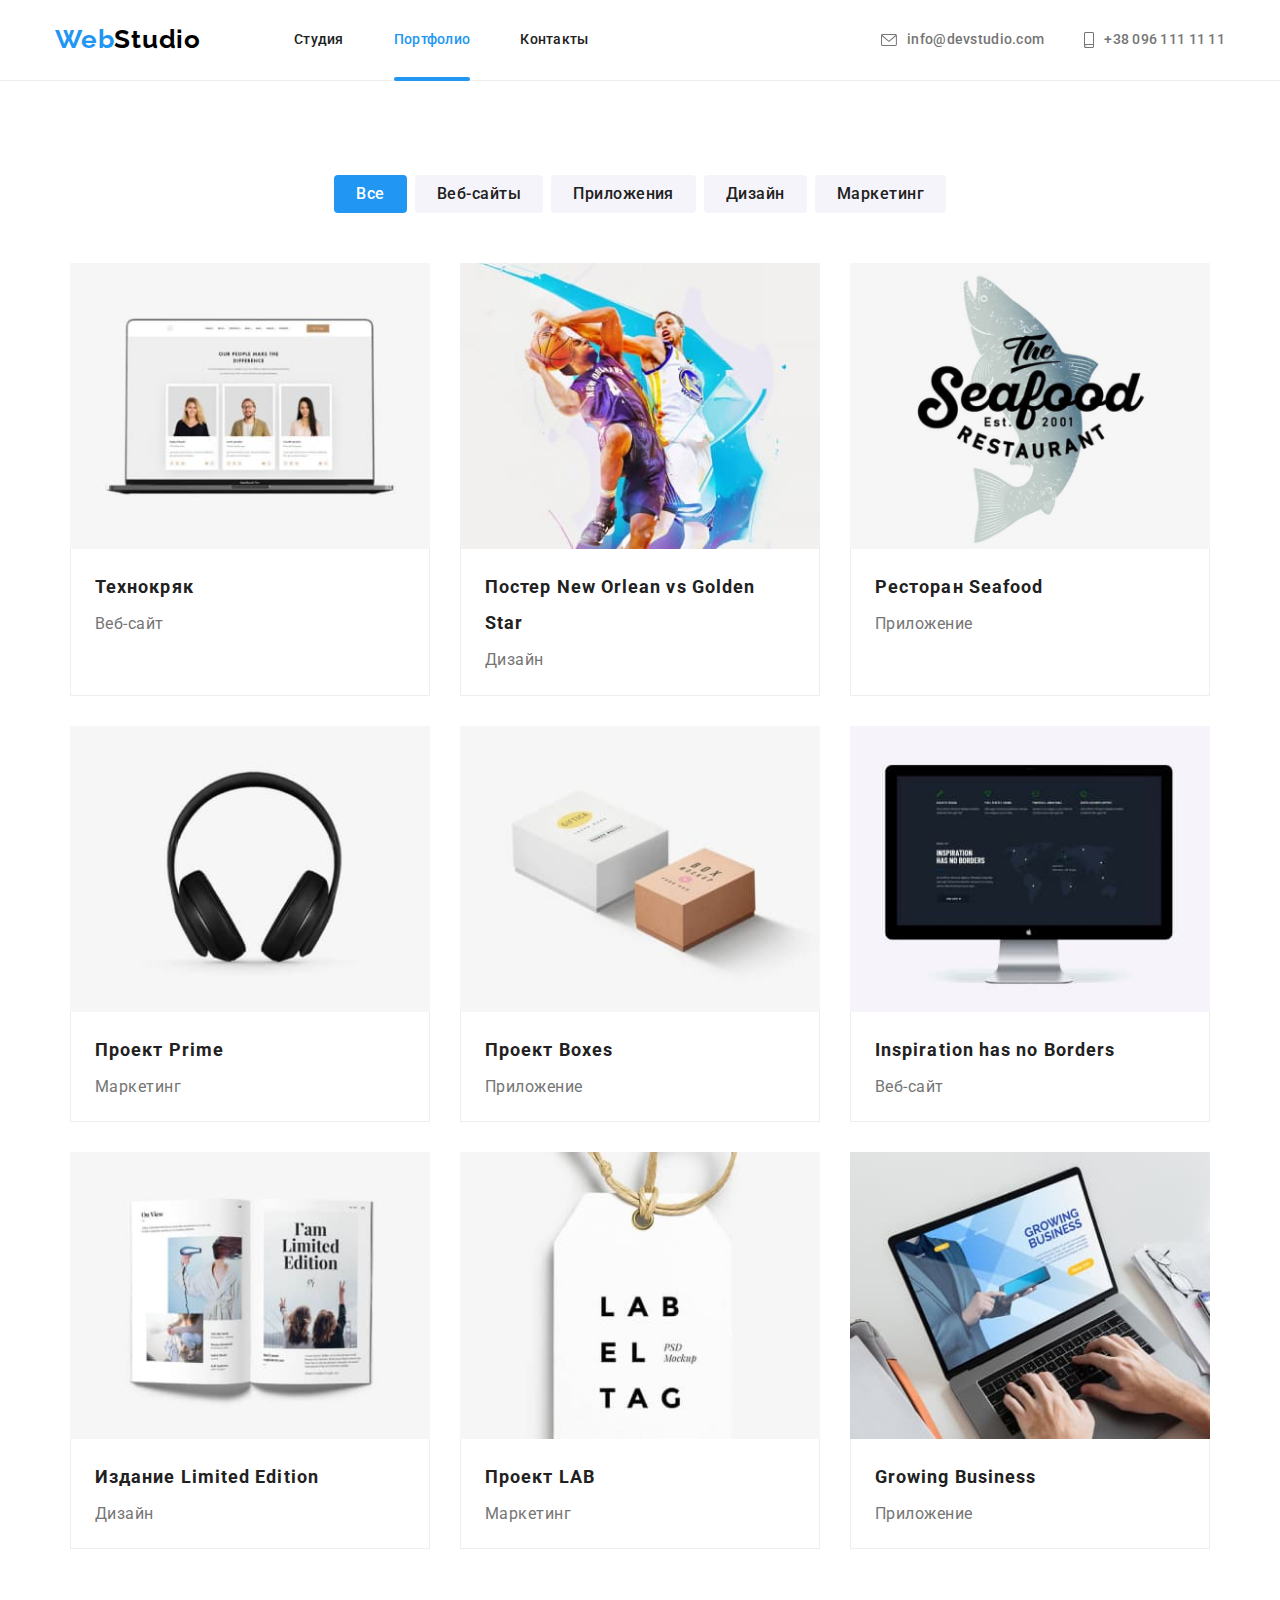
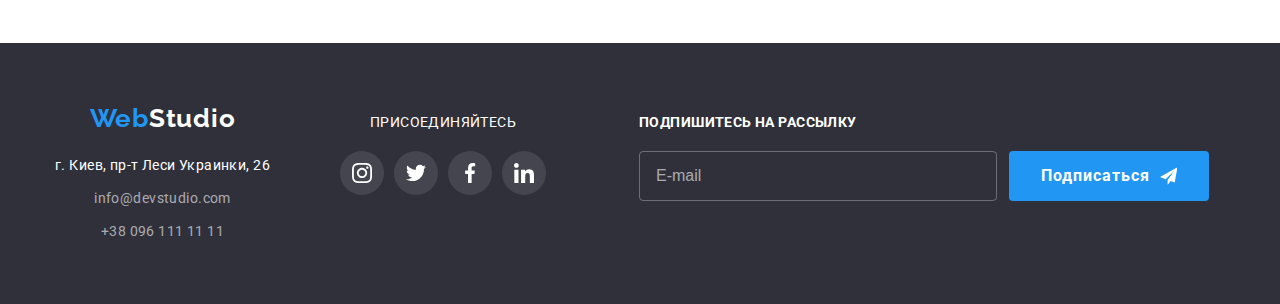
<file: portfolio.html>
<!DOCTYPE html>
<html lang="ru">

<head>
    <meta charset="UTF-8">
    <meta http-equiv="X-UA-Compatible" content="IE=edge">
    <meta name="viewport" content="width=device-width, initial-scale=1.0">
    <title>homework</title>
    <link rel="preconnect" href="https://fonts.googleapis.com">
    <link rel="preconnect" href="https://fonts.gstatic.com" crossorigin>
    <link href="https://fonts.googleapis.com/css2?family=Raleway:wght@700&family=Roboto:wght@400;500;700;900&display=swap"
    rel="stylesheet">
    <link rel="stylesheet" href="https://cdnjs.cloudflare.com/ajax/libs/modern-normalize/1.1.0/modern-normalize.min.css"
    integrity="sha512-wpPYUAdjBVSE4KJnH1VR1HeZfpl1ub8YT/NKx4PuQ5NmX2tKuGu6U/JRp5y+Y8XG2tV+wKQpNHVUX03MfMFn9Q=="
    crossorigin="anonymous" referrerpolicy="no-referrer" />
    <link rel="stylesheet" href="./css/main.min.css">
</head>

<body class="body">
    <header class="basis">
        <div class="container container-flex">
            <nav class="navigation">
                <a lang="en" href="" class="logo logo--margin">Web<span class="logo logo--dark">Studio</span></a>
                <ul class="navigation__list list">
                    <li class="navigation__item"><a href="./index.html" class="navigation__link">Студия</a></li>
                    <li class="navigation__item"><a href="./portfolio.html" class="navigation__link current">Портфолио</a></li>
                    <li class="navigation__item"><a href="" class="navigation__link">Контакты</a></li>
                </ul>
            </nav>
            <ul class="contacts__list list">
                <li class="contacts__item"><a href="mailto:info@devstudio.com" class="contacts__mail"><svg
                            class="contacts__icon" width="16" height="12">
                            <use href="./img/icons.svg/symbol-defs.svg#icon-envelope"></use>
                        </svg>info@devstudio.com</a>
                </li>
                <li class="contacts__item"><a href="tel:+380961111111" class="contacts__tel"><svg class="contacts__icon"
                            width="10" height="16">
                            <use href="./img/icons.svg/symbol-defs.svg#icon-smartphone"></use>
                        </svg>+38 096 111 11 11</a>
                </li>
            </ul>
            <button class="mob-button" type="button">
                <svg class="button-menu" width="24" height="24">
                    <use href="./img/icons.svg/symbol-defs.svg#icon-menu_24px"></use>
                </svg>
            </button>
        </div>
        <div class="mob-menu is-hidden">
            <div class="mob-container">
                <button type="button" class="menu-close" data-menu-close>
                    <svg class="menu-icon" width="24" height="24">
                        <use href="./img/icons.svg/symbol-defs.svg#icon-close-black-18dp-2-1"></use>
                    </svg>
                </button>
                <div class="menu-top">
                    <nav class="navigation-menu">
                        <ul class="navigation-menu-list list">
                            <li class="navigation-menu-item"><a href="./index.html" class="navigation-menu-link">Студия</a>
                            </li>
                            <li class="navigation-menu-item"><a href="./portfolio.html"
                                    class="navigation-menu-link">Портфолио</a>
                            </li>
                            <li class="navigation-menu-item"><a href="#" class="navigation-menu-link">Контакты</a></li>
                        </ul>
                    </nav>
                </div>
                <div class="menu-bottom">
                    <ul class="contacts-menu-list list">
                        <li class="contacts-menu-item"><a href="tel:+380961111111" class="contacts-menu-tel link">+38 096
                                111 11 11</a></li>
                        <li class="contacts-menu-item"><a href="mailto:info@devstudio.com"
                                class="contacts-menu-mail link">info@devstudio.com</a></li>
                    </ul>
                    <ul class="soc-menu list">
                        <li class="soc-menu-item"><a href="#" class="social link">Instagram</a></li>
                        <li class="soc-menu-item"><a href="#" class="social link">Twitter</a></li>
                        <li class="soc-menu-item"><a href="#" class="social link">Facebook</a></li>
                        <li class="soc-menu-item"><a href="#" class="social link">LinkedIn</a></li>
                    </ul>
                </div>
    
            </div>
        </div>
    </header>
    <main>
        <section class="portfolio pege-section">
            <div class="container">
                <h2 class="visually-hidden">Портфолио</h2>
                <div class="portfolio-contents">
                    <ul class="portfolio-pages-lists list">
                        <li class="portfolio-pages-item"><button type="button" class="portfolio-btn">Все</button></li>
                        <li class="portfolio-pages-item"><button type="button" class="portfolio-btn-all">Веб-сайты</button></li>
                        <li class="portfolio-pages-item"><button type="button" class="portfolio-btn-all">Приложения</button></li>
                        <li class="portfolio-pages-item"><button type="button" class="portfolio-btn-all">Дизайн</button></li>
                        <li class="portfolio-pages-item"><button type="button" class="portfolio-btn-all">Маркетинг</button></li>
                    </ul>
                    <ul class="portfolio-example-lists list">
                        <li class="portfolio-example-item">
                            <a href="#" class="portfolio-example-link link">
                                <div class="portfolio-top-wrap">
                                    <picture>
                                        <source 
                                            srcset="./img/website1-desk.jpg 1x, 
                                            ./img/website1-desk-2x.jpg 2x"
                                            media="(min-width: 1200px)" 
                                        />
                                        <source
                                            srcset="./img/website1-tab.jpg 1x,
                                            ./img/website1-tab-2x.jpg 2x"
                                            media="(min-width: 768px)" 
                                        />
                                        <source
                                            srcset="./img/website1-mob.jpg 1x,
                                            ./img/website1-mob-2x.jpg 2x"
                                            media="(max-width: 767px)" 
                                        />
                                                            
                                        <img src="./img/website1.jpg" alt="веб-сайт">
                                    </picture>
                                    <p class="portfolio-top-text">Ресурс пропонує комплексні пропозиції з різним рівнем функціоналу та сервісів. Все це
                                        дозволить відвідувачу отримати
                                        вичерпні відомості про компанію чи приватну особу.</p>
                                </div>
                                <div class="portfolio-box">
                                    <h3 class="portfolio-example-subject">Технокряк</h3>
                                    <p class="portfolio-example-text">Веб-сайт</p>
                                </div>
                            </a>
                        </li>
                        <li class="portfolio-example-item">
                            <a href="#" class="portfolio-example-link link">
                                <div class="portfolio-top-wrap">
                                    <picture>
                                        <source 
                                            srcset="./img/design2-desk.jpg 1x, 
                                            ./img/design2-desk-2x.jpg 2x"
                                            media="(min-width: 1200px)" 
                                        />
                                        <source 
                                            srcset="./img/design2-tab.jpg 1x,
                                            ./img/design2-tab-2x.jpg 2x"
                                            media="(min-width: 768px)" 
                                        />
                                        <source 
                                            srcset="./img/design2-mob.jpg 1x,
                                            ./img/design2-mob-2x.jpg 2x"
                                            media="(max-width: 767px)" 
                                        />
                                    
                                        <img src="./img/design2.jpg" alt="дизайн">
                                    </picture>
                                    <p class="portfolio-top-text">Ресурс пропонує комплексні пропозиції з різним рівнем функціоналу та сервісів. Все це
                                        дозволить відвідувачу отримати вичерпні відомості про компанію чи приватну особу.</p>
                                </div>
                                <div class="portfolio-box">
                                    <h3 class="portfolio-example-subject">Постер <span lang="en">New Orlean vs Golden Star</span></h3>
                                    <p class="portfolio-example-text">Дизайн</p>
                                </div>
                            </a>
                        </li>
                        <li class="portfolio-example-item">
                            <a href="#" class="portfolio-example-link link">
                                <div class="portfolio-top-wrap">
                                    <picture>
                                        <source 
                                            srcset="./img/application3-desk.jpg 1x, 
                                            ./img/application3-desk-2x.jpg 2x"
                                            media="(min-width: 1200px)" 
                                        />
                                        <source 
                                            srcset="./img/application3-tab.jpg 1x,
                                            ./img/application3-tab-2x.jpg 2x"
                                            media="(min-width: 768px)" 
                                        />
                                        <source 
                                            srcset="./img/application3-mob.jpg 1x,
                                            ./img/application3-mob-2x.jpg 2x" 
                                            media="(max-width: 767px)" 
                                        />
                                        <img src="./img/application3.jpg" alt="приложение">   
                                    </picture>
                                    <p class="portfolio-top-text">Ресурс пропонує комплексні пропозиції з різним рівнем функціоналу та сервісів. Все це
                                        дозволить відвідувачу отримати вичерпні відомості про компанію чи приватну особу.</p>
                                </div>
                                <div class="portfolio-box">
                                    <h3 class="portfolio-example-subject">Ресторан <span lang="en">Seafood</span></h3>
                                    <p class="portfolio-example-text">Приложение</p>
                                </div>
                            </a>
                        </li>
                        <li class="portfolio-example-item">
                            <a href="#" class="portfolio-example-link link">
                                <div class="portfolio-top-wrap">
                                    <picture>
                                        <source 
                                            srcset="./img/marketing4-desk.jpg 1x, 
                                            ./img/marketing4-desk-2x.jpg 2x"
                                            media="(min-width: 1200px)" 
                                        />
                                        <source 
                                            srcset="./img/marketing4-tab.jpg 1x,
                                            ./img/marketing4-tab-2x.jpg 2x" 
                                            media="(min-width: 768px)" 
                                        />
                                        <source 
                                            srcset="./img/marketing4-mob.jpg 1x,
                                            ./img/marketing4-mob-2x.jpg 2x" 
                                            media="(max-width: 767px)" 
                                        />
                                        <img src="./img/marketing4.jpg" alt="маркетинг">
                                    </picture>
                                    <p class="portfolio-top-text">Ресурс пропонує комплексні пропозиції з різним рівнем функціоналу та сервісів. Все це
                                        дозволить відвідувачу отримати вичерпні відомості про компанію чи приватну особу.</p>
                                </div>
                                <div class="portfolio-box">
                                    <h3 class="portfolio-example-subject">Проект <span lang="en">Prime</span></h3>
                                    <p class="portfolio-example-text">Маркетинг</p>
                                </div>
                            </a>
                        </li>
                        <li class="portfolio-example-item">
                            <a href="#" class="portfolio-example-link link">
                                <div class="portfolio-top-wrap">
                                    <picture>
                                        <source 
                                            srcset="./img/application5-desk.jpg 1x, 
                                            ./img/application5-desk-2x.jpg 2x" 
                                            media="(min-width: 1200px)" 
                                        />
                                        <source 
                                            srcset="./img/application5-tab.jpg 1x,
                                            ./img/application5-tab-2x.jpg 2x" 
                                            media="(min-width: 768px)" 
                                        />
                                        <source 
                                            srcset="./img/application5-mob.jpg 1x,
                                            ./img/application5-mob-2x.jpg 2x" 
                                            media="(max-width: 767px)" 
                                        />
                                        <img src="./img/application5.jpg" alt="приложение">
                                    </picture>
                                    <p class="portfolio-top-text">Ресурс пропонує комплексні пропозиції з різним рівнем функціоналу та сервісів. Все це
                                        дозволить відвідувачу отримати вичерпні відомості про компанію чи приватну особу.</p>
                                </div>
                                <div class="portfolio-box">
                                    <h3 class="portfolio-example-subject">Проект <span lang="en">Boxes</span></h3>
                                    <p class="portfolio-example-text">Приложение</p>
                                </div>
                            </a>
                        </li>
                        <li class="portfolio-example-item">
                            <a href="#" class="portfolio-example-link link">
                                <div class="portfolio-top-wrap">
                                    <picture>
                                        <source 
                                            srcset="./img/website6-desk.jpg 1x, 
                                            ./img/website6-desk-2x.jpg 2x" 
                                            media="(min-width: 1200px)" 
                                        />
                                        <source 
                                            srcset="./img/website6-tab.jpg 1x,
                                            ./img/website6-tab-2x.jpg 2x" 
                                            media="(min-width: 768px)" 
                                        />
                                        <source 
                                            srcset="./img/website6-mob.jpg 1x,
                                            ./img/website6-mob-2x.jpg 2x" 
                                            media="(max-width: 767px)" 
                                        />
                                        <img src="./img/website6.jpg" alt="веб-сайт">
                                    </picture>
                                    <p class="portfolio-top-text">Ресурс пропонує комплексні пропозиції з різним рівнем функціоналу та сервісів. Все це
                                        дозволить відвідувачу отримати вичерпні відомості про компанію чи приватну особу.</p>
                                </div>
                                <div class="portfolio-box">
                                    <h3 lang="en" class="portfolio-example-subject">Inspiration has no Borders</h3>
                                    <p class="portfolio-example-text">Веб-сайт</p>
                                </div>
                            </a>  
                        </li>
                        <li class="portfolio-example-item">
                            <a href="#" class="portfolio-example-link link">
                                <div class="portfolio-top-wrap">
                                    <picture>
                                        <source 
                                            srcset="./img/design7-desk.jpg 1x, 
                                            ./img/design7-desk-2x.jpg 2x"                                     
                                            media="(min-width: 1200px)" 
                                        />
                                        <source 
                                            srcset="./img/design7-tab.jpg 1x,
                                            ./img/design7-tab-2x.jpg 2x" 
                                            media="(min-width: 768px)" 
                                        />
                                        <source 
                                            srcset="./img/design7-mob.jpg 1x,
                                            ./img/design7-mob-2x.jpg 2x" 
                                            media="(max-width: 767px)" 
                                        />
                                        <img src="./img/design7.jpg" alt="дизайн">
                                    </picture>
                                    <p class="portfolio-top-text">Ресурс пропонує комплексні пропозиції з різним рівнем функціоналу та сервісів. Все це
                                        дозволить відвідувачу отримати вичерпні відомості про компанію чи приватну особу.</p>
                                </div>
                                <div class="portfolio-box">
                                    <h3 class="portfolio-example-subject">Издание <span lang="en">Limited Edition</span></h3>
                                    <p class="portfolio-example-text">Дизайн</p>
                                </div>
                            </a>    
                        </li>
                        <li class="portfolio-example-item">
                            <a href="#" class="portfolio-example-link link">
                                <div class="portfolio-top-wrap">
                                    <picture>
                                        <source 
                                            srcset="./img/marketing8-desk.jpg 1x, 
                                            ./img/marketing8-desk-2x.jpg 2x" 
                                            media="(min-width: 1200px)"
                                        />
                                        <source 
                                            srcset="./img/marketing8-tab.jpg 1x,
                                            ./img/marketing8-tab-2x.jpg 2x" 
                                            media="(min-width: 768px)" 
                                        />
                                        <source 
                                            srcset="./img/marketing8-mob.jpg 1x,
                                            ./img/marketing8-mob-2x.jpg 2x" 
                                            media="(max-width: 767px)" 
                                        />
                                        <img src="./img/marketing8.jpg" alt="маркетинг">
                                    </picture>
                                    <p class="portfolio-top-text">Ресурс пропонує комплексні пропозиції з різним рівнем функціоналу та сервісів. Все це
                                        дозволить відвідувачу отримати вичерпні відомості про компанію чи приватну особу.</p>
                                </div>
                                <div class="portfolio-box">
                                    <h3 class="portfolio-example-subject">Проект <span lang="en">LAB</span></h3>
                                    <p class="portfolio-example-text">Маркетинг</p>
                                </div>
                            </a>
                        </li>
                        <li class="portfolio-example-item">
                            <a href="#" class="portfolio-example-link link">
                                <div class="portfolio-top-wrap">
                                    <picture>
                                        <source 
                                            srcset="./img/application9-desk.jpg 1x, 
                                            ./img/application9-desk-2x.jpg 2x" 
                                            media="(min-width: 1200px)"
                                        />
                                        <source 
                                            srcset="./img/application9-tab.jpg 1x,
                                            ./img/application9-tab-2x.jpg 2x" 
                                            media="(min-width: 768px)" 
                                        />
                                        <source 
                                            srcset="./img/application9-mob.jpg 1x,
                                            ./img/application9-mob-2x.jpg 2x" 
                                            media="(max-width: 767px)" 
                                        />
                                        <img src="./img/application9.jpg" alt="приложение">
                                    </picture>
                                    <p class="portfolio-top-text">Ресурс пропонує комплексні пропозиції з різним рівнем функціоналу та сервісів. Все це
                                        дозволить відвідувачу отримати вичерпні відомості про компанію чи приватну особу.</p>
                                </div>
                                <div class="portfolio-box">
                                    <h3 lang="en" class="portfolio-example-subject">Growing Business</h3>
                                    <p class="portfolio-example-text">Приложение</p>
                                </div>
                            </a>
                        </li>
                    </ul>
                </div>
            </div>
        </section>

    </main>
<footer class="basement">
            <div class="container flex--bas ">
                <div class="basement-info">
                    <a lang="en" href="" class="logo">Web<span class="logo logo--light">Studio</span></a>
                    <address class="basement-contacts">
                        <p class="basement-text">г. Киев, пр-т Леси Украинки, 26</p>
                        <ul class="basement-list list">
                            <li class="basement-item"><a href="mailto:info@devstudio.com"
                                    class="basement-mail">info@devstudio.com</a></li>
                            <li class="basement-item"><a href="tel:+380961111111" class="basement-tel">+38 096 111 11 11</a>
                            </li>
                        </ul>
                    </address>
                </div>
                <div class="basement-soc">
                    <p class="basement-soc-text">присоединяйтесь</p>
                    <ul class="basement-soc-list list">
                        <li class="basement-soc-item"><a href="" class="soc-icon-link link"><svg class="basement-soc-icon"
                                    width="20" height="20">
                                    <use href="./img/icons.svg/symbol-defs.svg#icon-instagram"></use>
                                </svg></a></li>
                        <li class="basement-soc-item"><a href="" class="soc-icon-link link"><svg class="basement-soc-icon"
                                    width="20" height="20">
                                    <use href="./img/icons.svg/symbol-defs.svg#icon-twitter"></use>
                                </svg></a></li>
                        <li class="basement-soc-item"><a href="" class="soc-icon-link link"><svg class="basement-soc-icon"
                                    width="20" height="20">
                                    <use href="./img/icons.svg/symbol-defs.svg#icon-facebook"></use>
                                </svg></a></li>
                        <li class="basement-soc-item"><a href="" class="soc-icon-link link"><svg class="basement-soc-icon"
                                    width="20" height="20">
                                    <use href="./img/icons.svg/symbol-defs.svg#icon-linkedin"></use>
                                </svg></a></li>
                    </ul>
                </div>
                <div class="basement-input-wrap">
                    <p class="basement-wrap-text">Подпишитесь на рассылку</p>
                    <div class="basement-wrap-flex">
                        <input type="email" class="basement-input" name="basement-email" id="basement-email" placeholder="E-mail">
                        <button type="submit" class="btn basement-btn">Подписаться<svg class="basement-wrap-icon" width="24"
                                height="24">
                                <use href="./img/icons.svg/symbol-defs.svg#icon-icon-send"></use>
                            </svg></button>
                    </div>
                </div>
            </div>
</footer>
<script src="./js/menu.js"></script>
</body>
        
</html>
</file>
<file: css/main.min.css>
:root{--logo-blue-color: #2196F3;--logo-black-color: #000000;--logo-white-color: #FFFFFF;--accent-color: #2196F3;--team-color: #212121;--tete-color: #757575;--white-color: #FFFFFF;--blue-color: #2196F3;--bg-hero-color: #2F303A;--bg-btn-hero-color: #188CE8;--bg-team-color: #F5F4FA;--basement-color: rgba(255, 255, 255, 0.6)}h1,h2,h3,h4,h5,p{margin:0}ul{list-style:none;margin:0;padding-left:0}button{cursor:pointer}body{margin:0;font-family:"Roboto",sans-serif;color:#e5e5e5}html{box-sizing:border-box}*,*::before,*::after{box-sizing:inherit}.list{list-style:none;margin:0;padding:0}.link{text-decoration:none}img{display:block;max-width:100%;height:auto}.visually-hidden{position:absolute;width:1px;height:1px;margin:-1px;border:0;padding:0;white-space:nowrap;clip-path:inset(100%);clip:rect(0 0 0 0);overflow:hidden}.container{width:100%;margin:0 auto;padding-left:15px;padding-right:15px}@media screen and (min-width: 480px){.container{max-width:480px}}@media screen and (min-width: 768px){.container{max-width:768px}}@media screen and (min-width: 1200px){.container{max-width:1200px}}.flex--bas{flex-wrap:wrap;align-items:baseline}@media screen and (min-width: 768px){.flex--bas{display:flex}}.pege-section{padding-top:60px;padding-bottom:60px}@media screen and (min-width: 1200px){.pege-section{padding-top:94px;padding-bottom:94px}}.backdrop{position:fixed;width:100%;height:100%;top:0;background:rgba(0,0,0,.2);transition:opacity 250ms cubic-bezier(0.4, 0, 0.2, 1),visibility 250ms cubic-bezier(0.4, 0, 0.2, 1)}.backdrop.is-hidden .modal{transform:translate(-50%, -50%) scale(0)}.modal{width:450px;height:609px;background:var(--white-color);box-shadow:0px 1px 3px rgba(0,0,0,.12),0px 1px 1px rgba(0,0,0,.14),0px 2px 1px rgba(0,0,0,.2);border-radius:4px;position:absolute;top:50%;left:50%;transform:translate(-50%, -50%) scale(1);transition:transform 250ms cubic-bezier(0.4, 0, 0.2, 1);padding:40px}@media screen and (min-width: 1200px){.modal{width:528px;height:581px}}.modal-close{position:absolute;display:flex;right:8px;top:8px;width:30px;height:30px;border-radius:50%;background:rgba(0,0,0,0);align-items:center;border:1px solid rgba(0,0,0,.1);outline:rgba(0,0,0,0);cursor:pointer;transition:border-color 250ms cubic-bezier(0.4, 0, 0.2, 1)}.modal-close:hover,.modal-close:focus{border-color:var(--accent-color)}.modal-icon{transition:fill 250ms cubic-bezier(0.4, 0, 0.2, 1)}.modal-icon:hover,.modal-icon:focus{fill:var(--accent-color)}.modal-close:hover .modal-icon,.modal-close:focus .modal-icon{fill:var(--accent-color)}.is-hidden{opacity:0;visibility:hidden;pointer-events:none}.modal-title{font-weight:700;font-size:20px;line-height:1.5;letter-spacing:.03em;text-align:center;color:#212121;margin-bottom:12px}@media screen and (min-width: 1200px){.modal-title{font-weight:700;font-size:20px;line-height:1.15;letter-spacing:.03em}}.modal-input{width:370px;height:40px;border:1px solid rgba(33,33,33,.2);border-radius:4px;padding-left:41px;outline:rgba(0,0,0,0);transition:border-color 250ms cubic-bezier(0.4, 0, 0.2, 1)}.modal-input:focus{border-color:var(--accent-color)}@media screen and (min-width: 1200px){.modal-input{width:448px}}.input-icon{position:absolute;left:12px;top:50%;transform:translateY(-50%);transition:fill 250ms cubic-bezier(0.4, 0, 0.2, 1)}.modal-input:focus+.input-icon{fill:var(--accent-color)}.input-wrap{position:relative}.modal-form-user{font-size:12px;line-height:1.16;letter-spacing:.01em;color:#757575;display:block;margin-bottom:4px}.modal-field{margin-bottom:10px;display:block}.modal-field:nth-last-child(2){margin-top:20px;margin-bottom:0}.modal-field:nth-last-child(3){margin-bottom:0}.check-text{font-size:11px;line-height:1.7;letter-spacing:.03em;color:#757575;display:flex;align-items:center}.check-text span{width:16px;height:15px;border:1px solid #212121;border-radius:2px;margin-left:14px;margin-right:7px;display:flex;align-items:center;justify-content:center;transition:background-color 250ms cubic-bezier(0.4, 0, 0.2, 1)}@media screen and (min-width: 1200px){.check-text{font-size:14px;line-height:1.7;letter-spacing:.03em}}.check-icon{fill:rgba(0,0,0,0);transition:fill 250ms cubic-bezier(0.4, 0, 0.2, 1)}.modal-condition:checked+.check-text span{background-color:var(--accent-color);border:0}.modal-condition:checked+.check-text .check-icon{fill:var(--white-color)}.modal-condition:focus+.check-text span{border-color:var(--accent-color)}.modal-textarea{width:370px;height:120px;border:1px solid rgba(33,33,33,.2);border-radius:4px;padding:16px;resize:none;outline:rgba(0,0,0,0);font-size:14px;line-height:1.14;letter-spacing:.01em;color:rgba(117,117,117,.5);transition:border-color 250ms cubic-bezier(0.4, 0, 0.2, 1)}.modal-textarea:focus{border-color:var(--accent-color)}@media screen and (min-width: 1200px){.modal-textarea{width:448px}}.condition-link{color:#2196f3;transition:color 250ms cubic-bezier(0.4, 0, 0.2, 1)}.condition-link:hover,.condition-link:focus{color:var(--accent-color)}.modal-btn{display:flex;padding:10px 52px;margin:auto;margin-top:30px;transition:background 250ms cubic-bezier(0.4, 0, 0.2, 1),box-shadow 250ms cubic-bezier(0.4, 0, 0.2, 1)}.modal-btn:hover,.modal-btn:focus{background:var(--bg-btn-hero-color);box-shadow:0px 4px 4px rgba(0,0,0,.15)}.btn{width:200px;height:50px;font-family:inherit;font-weight:700;font-size:16px;line-height:1.87;letter-spacing:.06em;align-items:center;text-align:center;color:var(--white-color);background:var(--blue-color);border-radius:4px;border:0}.logo{font-family:"Raleway",sans-serif;font-weight:700;font-size:24px;line-height:1.16;letter-spacing:.03em;text-decoration:none;color:var(--logo-blue-color);transition:color 250ms cubic-bezier(0.4, 0, 0.2, 1)}@media screen and (min-width: 1200px){.logo{font-weight:700;font-size:26px;line-height:1.19;letter-spacing:.03em}}.logo:hover,.logo:focus{color:var(--accent-color)}.logo--light{color:var(--logo-white-color)}.logo--dark{color:var(--logo-black-color);padding:24px 0}.logo--margin{margin-right:88px;padding:24px 0}@media screen and (min-width: 1200px){.logo--margin{margin-right:93px}}.basis{border-bottom:1px solid #ececec}.navigation__link{font-weight:500;font-size:14px;line-height:1.14;letter-spacing:.02em;text-decoration:none;color:var(--team-color);padding-top:32px;padding-bottom:32px;display:block;transition:color 250ms cubic-bezier(0.4, 0, 0.2, 1)}.navigation__link:hover,.navigation__link:focus{color:var(--accent-color)}.navigation__list .navigation__link.current{color:var(--accent-color)}.current{color:var(--accent-color);position:relative}.current::after{position:absolute;content:"";width:100%;height:4px;border-radius:2px;background-color:var(--accent-color);display:block;bottom:-1px}.contacts__mail{font-weight:500;font-size:14px;line-height:1.14;letter-spacing:.02em;text-decoration:none;color:var(--tete-color);padding-top:32px;padding-bottom:32px;display:flex;align-items:center;transition:color 250ms cubic-bezier(0.4, 0, 0.2, 1)}@media screen and (min-width: 768px){.contacts__mail{font-weight:500;font-size:12px;line-height:1.16;letter-spacing:.02em;padding-top:21px;padding-bottom:0}}@media screen and (min-width: 1200px){.contacts__mail{font-weight:500;font-size:14px;line-height:1.14;letter-spacing:.02em;padding-top:32px;padding-bottom:32px}}.contacts__mail:hover,.contacts__mail:focus{color:var(--accent-color)}.contacts__tel{font-weight:500;font-size:14px;line-height:1.14;letter-spacing:.02em;text-decoration:none;color:var(--tete-color);padding-top:32px;padding-bottom:32px;display:flex;align-items:center;transition:color 250ms cubic-bezier(0.4, 0, 0.2, 1)}@media screen and (min-width: 768px){.contacts__tel{font-weight:500;font-size:12px;line-height:1.16;letter-spacing:.02em;padding-top:0;padding-bottom:21px}}@media screen and (min-width: 1200px){.contacts__tel{font-weight:500;font-size:14px;line-height:1.14;letter-spacing:.02em;padding-top:32px;padding-bottom:32px}}.contacts__tel:hover,.contacts__tel:focus{color:var(--accent-color)}.navigation__list{display:none;gap:50px}@media screen and (min-width: 768px){.navigation__list{display:flex}}.contacts__list{display:none}@media screen and (min-width: 768px){.contacts__list{display:flex;flex-direction:column;gap:10px}}@media screen and (min-width: 1200px){.contacts__list{flex-direction:row}}.contacts__item:not(:last-child){margin-right:30px}@media screen and (min-width: 768px){.contacts__item:not(:last-child){margin-right:0}}@media screen and (min-width: 1200px){.contacts__item:not(:last-child){margin-right:30px}}.navigation{display:flex;margin-right:auto}.container-flex{display:flex}.contacts__icon{fill:currentColor;display:flex;align-items:center;margin-right:10px}.mob-button{border:none;background:#fff;width:40px;height:40px;margin-top:20px;margin-right:0}@media screen and (min-width: 768px){.mob-button{display:none}}.button-menu{transition:fill 250ms cubic-bezier(0.4, 0, 0.2, 1)}.button-menu:hover,.button-menu:focus{fill:var(--accent-color)}.mob-container{padding:48px 40px;width:100%;margin:0 auto}.mob-menu{position:fixed;z-index:2;width:100vw;height:100vh;background-color:#fff;top:0}.mob-menu>.mob-container{display:flex;flex-direction:column;height:100%;justify-content:space-between;overflow:auto}.menu-close{position:absolute;top:10px;right:15px;border:none;background-color:#fff;transition:fill 250ms cubic-bezier(0.4, 0, 0.2, 1)}.menu-close:hover,.menu-close:focus{fill:var(--accent-color)}.navigation-menu-link{font-weight:500;font-size:40px;line-height:1.17;letter-spacing:.02em;color:#212121;text-decoration:none;transition:color 250ms cubic-bezier(0.4, 0, 0.2, 1)}.navigation-menu-link:hover,.navigation-menu-link:focus{color:var(--accent-color)}.navigation-menu-item:not(:last-child){margin-bottom:32px}.contacts-menu-tel{font-weight:500;font-size:34px;line-height:1.17;letter-spacing:.02em;color:#2196f3}.contacts-menu-mail{font-weight:500;font-size:24px;line-height:1.16;letter-spacing:.02em;color:#757575}.contacts-menu-item:not(:last-child){margin-bottom:32px}.social{font-weight:500;font-size:18px;line-height:1.22;letter-spacing:.02em;color:#2196f3}.soc-menu-item:not(:last-child)::after{content:"";border-left:1px solid rgba(33,33,33,.2);margin-left:10px}.soc-menu{display:flex;flex-wrap:wrap;gap:10px;margin-top:64px}.hero{max-width:1600px;margin:0 auto;background:var(--bg-hero-color);text-align:center;padding:200px 0;background-image:linear-gradient(rgba(47, 48, 58, 0.4), rgba(47, 48, 58, 0.4)),url(../img/hero-bg-mob.jpg);background-repeat:no-repeat;background-position:center;background-size:cover}@media screen and (min-width: 768px){.hero{background-image:linear-gradient(rgba(47, 48, 58, 0.4), rgba(47, 48, 58, 0.4)),url(../img/hero-bg-tab.jpg)}}@media screen and (min-width: 1200px){.hero{background-image:linear-gradient(rgba(47, 48, 58, 0.4), rgba(47, 48, 58, 0.4)),url(../img/hero-bg.jpg)}}.hero .container{width:360px}@media screen and (min-width: 1200px){.hero .container{width:696px}}.hero__title{font-weight:900;font-size:24px;line-height:1.75;letter-spacing:.06em;text-transform:uppercase;color:var(--white-color);margin-bottom:30px}@media screen and (min-width: 1200px){.hero__title{font-weight:900;font-size:44px;line-height:1.36;letter-spacing:.06em}}.hero__btn{display:inline-block;transition:background 250ms cubic-bezier(0.4, 0, 0.2, 1)}.hero__btn:hover,.hero__btn:focus{background:var(--bg-btn-hero-color)}.accompaniment{height:120px;background:#f5f4fa;border-radius:4px;display:flex;align-items:center;justify-content:center;margin-bottom:30px}.features__list{display:flex;flex-wrap:wrap;gap:30px}.features__subject{font-weight:700;font-size:14px;line-height:1.14;letter-spacing:.03em;text-transform:uppercase;color:var(--team-color);margin-top:0;margin-bottom:10px;text-align:center}@media screen and (min-width: 768px){.features__subject{text-align:left}}.features__text{font-size:14px;line-height:1.7;letter-spacing:.03em;color:var(--tete-color)}.features__item{width:100%}@media screen and (min-width: 768px){.features__item{flex-basis:calc((100% - 60px)/2)}}@media screen and (min-width: 1200px){.features__item{flex-basis:calc((100% - 90px)/4)}}.work{padding-bottom:94px;display:none}@media screen and (min-width: 1200px){.work{display:contents}}.work__title{font-weight:700;font-size:36px;line-height:1.17;letter-spacing:.03em;text-align:center;color:var(--team-color);margin-top:0;margin-bottom:50px}.work__item{position:relative}.work__box{position:absolute;bottom:0;right:0;width:100%;height:70px;background:rgba(47,48,58,.8);display:flex;justify-content:center;align-items:center}.work__text{font-weight:700;font-size:14px;line-height:1.14;letter-spacing:.03em;text-align:center;text-transform:uppercase;color:var(--white-color)}.work__list{display:flex;gap:30px}.team{background:var(--bg-team-color)}.team-box{box-shadow:0px 1px 3px rgba(0,0,0,.12),0px 1px 1px rgba(0,0,0,.14),0px 2px 1px rgba(0,0,0,.2)}.team-list{display:flex;flex-wrap:wrap;gap:30px}@media screen and (min-width: 1200px){.team-list{margin:-15px;gap:0}}.team-title{font-weight:700;font-size:28px;line-height:1.17;letter-spacing:.03em;text-align:center;color:var(--team-color);margin-bottom:30px}@media screen and (min-width: 1200px){.team-title{margin-bottom:50px;font-weight:700;font-size:36px;line-height:1.17;letter-spacing:.03em}}.team-subject{font-weight:500;font-size:16px;line-height:1.18;letter-spacing:.03em;text-align:center;color:var(--team-color);margin-bottom:10px}.team-text{font-size:16px;line-height:1.19;letter-spacing:.03em;text-align:center;color:var(--tete-color);margin-bottom:16px}.team-item{background:var(--white-color);width:100%}@media screen and (min-width: 768px){.team-item{width:calc((100% - 30px)/2)}}@media screen and (min-width: 1200px){.team-item{margin:15px;flex-basis:calc(25% - 30px)}}.team-box{padding:30px 0}.soc-link{width:44px;height:44px;border-radius:50%;background:#fff;display:flex;align-items:center;justify-content:center;fill:#eee;transition:background-color 250ms cubic-bezier(0.4, 0, 0.2, 1),fill 250ms cubic-bezier(0.4, 0, 0.2, 1)}.soc-link:hover,.soc-link:focus{background-color:var(--accent-color);fill:#eee}.team-soc-list{display:flex;justify-content:center;gap:10px}.soc-icon{fill:#afb1b8}.soc-link:hover .soc-icon,.soc-link:focus .soc-icon{background-color:var(--accent-color);fill:var(--white-color)}.customers__text{font-weight:700;font-size:28px;line-height:1.17;letter-spacing:.03em;text-align:center;color:#212121;margin-bottom:30px}@media screen and (min-width: 1200px){.customers__text{font-weight:700;font-size:36px;line-height:1.16;letter-spacing:.03em;margin-bottom:50px}}.customers__link{width:210px;height:92px;border-radius:4%;border:1px solid #afb1b8;display:flex;align-items:center;justify-content:center;outline:rgba(0,0,0,0);transition:border 250ms cubic-bezier(0.4, 0, 0.2, 1)}.customers__link:hover,.customers__link:focus{border:1px solid var(--accent-color)}@media screen and (min-width: 768px){.customers__link{width:226px}}@media screen and (min-width: 1200px){.customers__link{width:170px}}.customers__list{display:flex;justify-content:center;gap:30px;flex-wrap:wrap}@media screen and (min-width: 1200px){.customers__list{flex-wrap:nowrap}}@media screen and (min-width: 1200px){.customers__item{flex-basis:calc(50% - 30px)}}.customers__icon{fill:#afb1b8;transition:fill 250ms cubic-bezier(0.4, 0, 0.2, 1)}.customers__link:hover .customers__icon,.customers__link:focus .customers__icon{fill:var(--accent-color)}.basement{background:var(--bg-hero-color);padding-top:60px;padding-bottom:60px;text-align:center}.basement-text{font-size:14px;line-height:1.7;letter-spacing:.03em;color:var(--white-color);margin-bottom:9px;transition:color 250ms cubic-bezier(0.4, 0, 0.2, 1)}.basement-text:hover,.basement-text:focus{color:var(--accent-color)}.basement-mail{font-size:14px;line-height:1.7;letter-spacing:.03em;text-decoration:none;color:var(--basement-color);transition:color 250ms cubic-bezier(0.4, 0, 0.2, 1)}.basement-mail:hover,.basement-mail:focus{color:var(--accent-color)}.basement-tel{font-size:14px;line-height:1.7;letter-spacing:.03em;font-size:14px;line-height:1.7;letter-spacing:.03em;text-decoration:none;color:rgba(255,255,255,.6);transition:color 250ms cubic-bezier(0.4, 0, 0.2, 1)}.basement-tel:hover,.basement-tel:focus{color:var(--accent-color)}.basement-contacts{margin-top:20px}.basement-soc-text{font-size:14px;line-height:1.14;letter-spacing:.03em;text-transform:uppercase;color:#fff;margin-top:60px;text-align:center}@media screen and (min-width: 768px){.basement-soc-text{margin-top:0}}.basement-item:not(:last-child){margin-bottom:9px}.soc-icon-link{width:44px;height:44px;border-radius:50%;background:rgba(255,255,255,.1);display:block;display:flex;align-items:center;justify-content:center;transition:background 250ms cubic-bezier(0.4, 0, 0.2, 1)}.soc-icon-link:hover,.soc-icon-link:focus{background:#2196f3}.soc-icon-link:hover .basement-soc-icon,.soc-icon-link:focus .basement-soc-icon{background:#2196f3;fill:#fff}.basement-soc-list{display:flex;justify-content:center;gap:10px;margin-top:20px}.basement-soc-icon{fill:#fff}.basement-soc{margin-left:0px}@media screen and (min-width: 768px){.basement-soc{margin-right:89px}}@media screen and (min-width: 1200px){.basement-soc{margin-right:0}}.basement-input-wrap{margin-left:auto}@media screen and (min-width: 768px){.basement-input-wrap{margin-right:auto}}@media screen and (min-width: 1200px){.basement-input-wrap{margin-right:0;margin-left:0}}.basement-wrap-flex{flex-wrap:wrap}@media screen and (min-width: 1200px){.basement-wrap-flex{display:flex}}.basement-wrap-text{font-weight:700;font-size:14px;line-height:1.14;letter-spacing:.03em;text-transform:uppercase;color:#fff;margin-top:60px}@media screen and (min-width: 1200px){.basement-wrap-text{margin-top:0;text-align:start;margin-left:93px}}.basement-input{width:calc(100% - 30px);height:50px;border:1px solid rgba(255,255,255,.3);border-radius:4px;background-color:rgba(0,0,0,0);color:rgba(255,255,255,.6);padding:15px 16px;outline:rgba(0,0,0,0);margin-top:20px;transition:border-color 250ms cubic-bezier(0.4, 0, 0.2, 1)}@media screen and (min-width: 480px){.basement-input{width:450px}}@media screen and (min-width: 1200px){.basement-input{width:358px;margin-left:93px}}.basement-input:hover,.basement-input:focus{border-color:var(--accent-color)}.basement-input::placeholder{font-size:16px;line-height:1.25;color:rgba(255,255,255,.6);transition:color 250ms cubic-bezier(0.4, 0, 0.2, 1)}.basement-input:hover::placeholder,.basement-input:focus::placeholder{color:var(--accent-color)}.basement-btn{padding:10px 32px;margin-left:auto;margin-right:auto;margin-top:20px;display:flex;transition:background 250ms cubic-bezier(0.4, 0, 0.2, 1)}@media screen and (min-width: 1200px){.basement-btn{margin-left:12px;margin-right:0}}.basement-btn:hover,.basement-btn:focus{background:var(--bg-btn-hero-color)}.basement-wrap-icon{fill:var(--white-color);margin-left:10px}@media screen and (min-width: 768px){.basement-info{margin-right:auto;margin-left:76px}}@media screen and (min-width: 1200px){.basement-info{margin-left:0;margin-right:70px}}.portfolio-pages-lists{display:flex;flex-wrap:wrap;justify-content:flex-start;gap:8px;margin-bottom:40px}@media screen and (min-width: 768px){.portfolio-pages-lists{justify-content:center;margin-bottom:30px}}@media screen and (min-width: 1200px){.portfolio-pages-lists{margin-bottom:50px}}.portfolio-example-lists{display:flex;flex-direction:column;gap:30px}@media screen and (min-width: 768px){.portfolio-example-lists{flex-direction:row;flex-wrap:wrap;justify-content:center}}.portfolio-btn-all{font-family:inherit;font-weight:500;font-size:16px;line-height:1.6;letter-spacing:.03em;text-align:center;color:var(--team-color);background:#f5f4fa;display:inline-block;padding:6px 22px;min-width:73px;border:none;border-radius:4px;transition:color 250ms cubic-bezier(0.4, 0, 0.2, 1),background 250ms cubic-bezier(0.4, 0, 0.2, 1),box-shadow 250ms cubic-bezier(0.4, 0, 0.2, 1)}.portfolio-btn-all:hover,.portfolio-btn-all:focus{color:var(--white-color);background:var(--accent-color);box-shadow:0px 3px 1px rgba(0,0,0,.1),0px 1px 2px rgba(0,0,0,.08),0px 2px 2px rgba(0,0,0,.12)}.portfolio-btn{font-family:inherit;font-weight:500;font-size:16px;line-height:1.6;letter-spacing:.03em;text-align:center;color:var(--white-color);background:var(--blue-color);display:inline-block;padding:6px 22px;min-width:73px;border:none;border-radius:4px;transition:box-shadow 250ms cubic-bezier(0.4, 0, 0.2, 1)}.portfolio-btn:hover,.portfolio-btn:focus{box-shadow:0px 3px 1px rgba(0,0,0,.1),0px 1px 2px rgba(0,0,0,.08),0px 2px 2px rgba(0,0,0,.12)}.portfolio-example-subject{font-weight:700;font-size:18px;line-height:2;letter-spacing:.06em;text-decoration:none;color:var(--team-color);margin-bottom:4px}.portfolio-example-text{font-size:16px;line-height:1.87;letter-spacing:.03em;text-decoration:none;color:var(--tete-color)}.basement-contacts{font-style:normal}.portfolio-example-item{background:var(--white-color);transition:250ms cubic-bezier(0.4, 0, 0.2, 1)}@media screen and (min-width: 768px){.portfolio-example-item{flex-basis:calc(50% - 30px)}}@media screen and (min-width: 1200px){.portfolio-example-item{flex-basis:calc(33.3333333333% - 30px)}}.portfolio-box{padding:20px 24px;border:1px solid #eee;border-top:0;flex-grow:1}.portfolio-example-link{display:flex;flex-direction:column;transition:box-shadow 250ms cubic-bezier(0.4, 0, 0.2, 1)}@media screen and (min-width: 768px){.portfolio-example-link{height:100%}}.portfolio-example-link:hover,.portfolio-example-link:focus{box-shadow:0px 1px 1px rgba(0,0,0,.12),0px 4px 4px rgba(0,0,0,.06),1px 4px 6px rgba(0,0,0,.16)}.portfolio-top-wrap{position:relative;overflow:hidden}.portfolio-top-text{position:absolute;top:0;left:0;height:100%;font-size:18px;line-height:1.55;letter-spacing:.03em;padding:63px 24px;color:var(--white-color);background:rgba(33,150,243,.9);transform:translateY(101%);transition:250ms cubic-bezier(0.4, 0, 0.2, 1);overflow:auto}.portfolio-example-link:hover .portfolio-top-text,.portfolio-example-link:focus .portfolio-top-text{transform:translateY(0%)}/*# sourceMappingURL=main.min.css.map */
</file>
